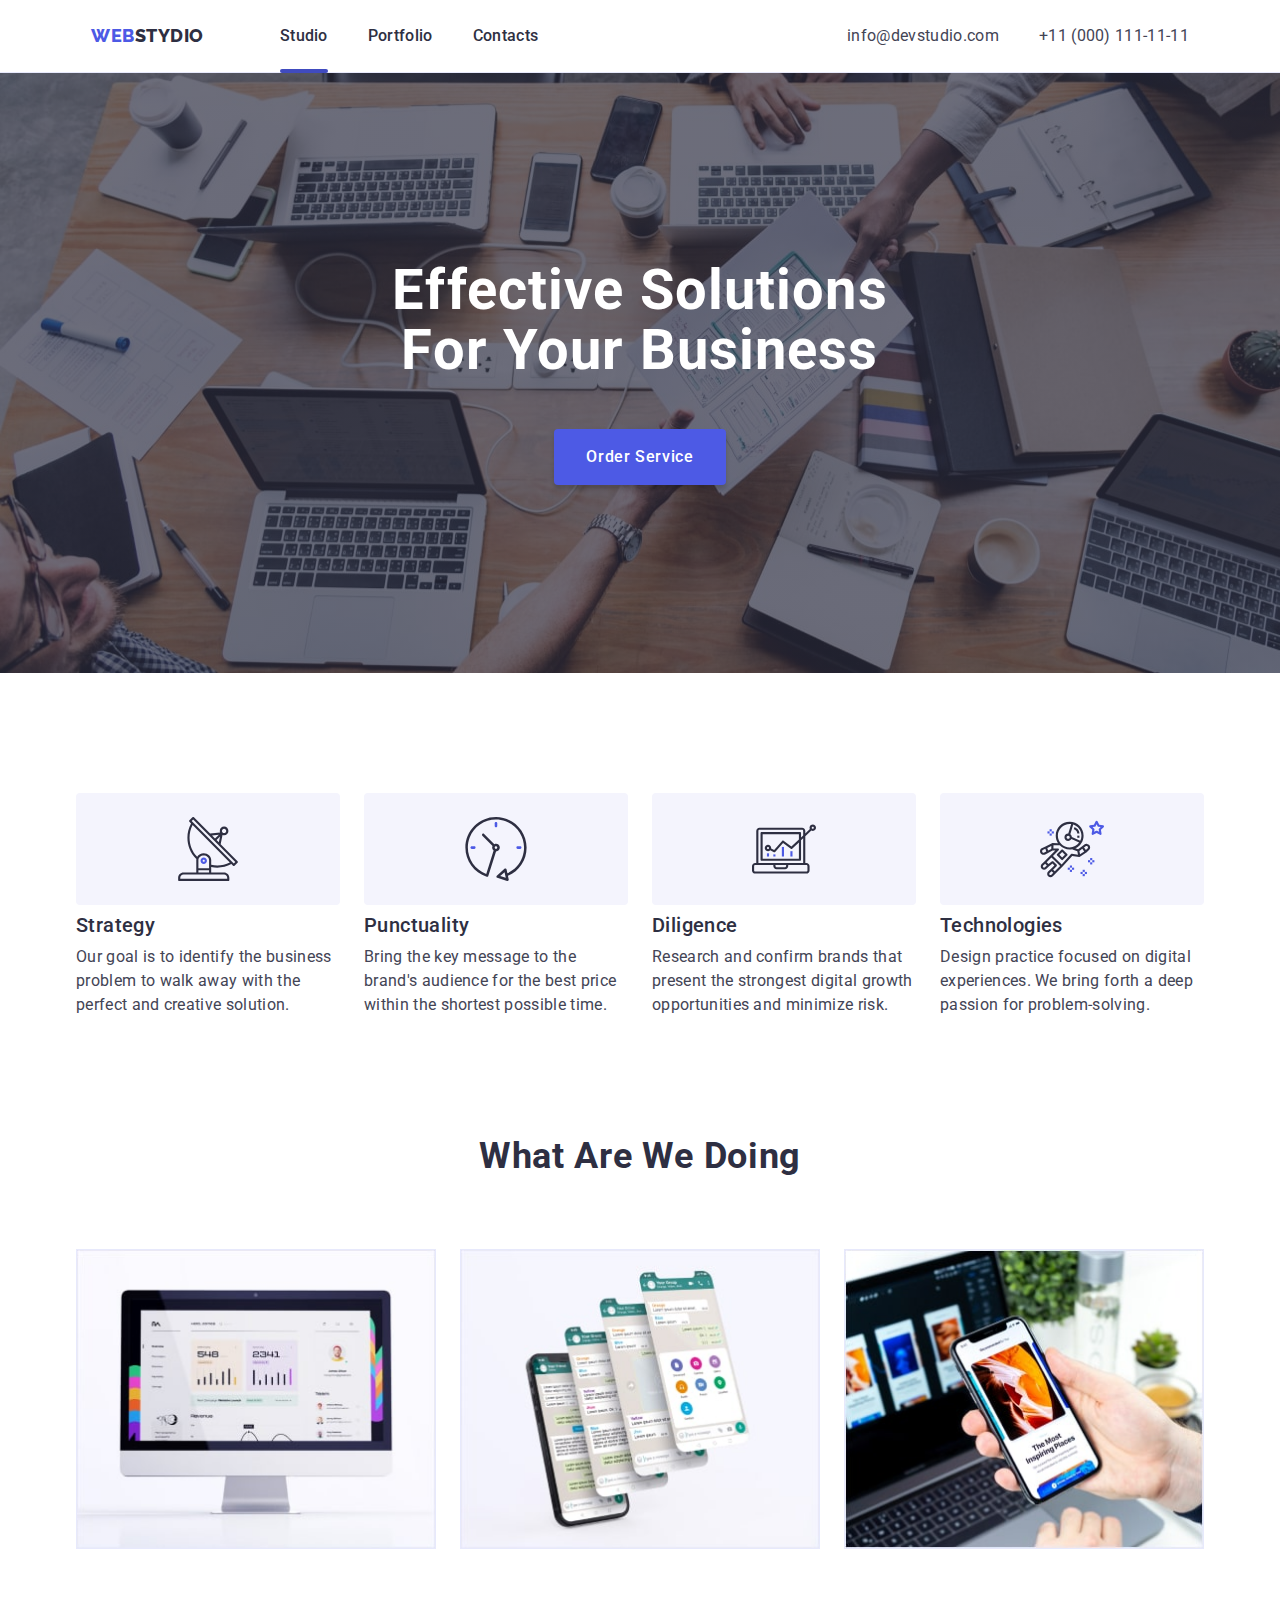
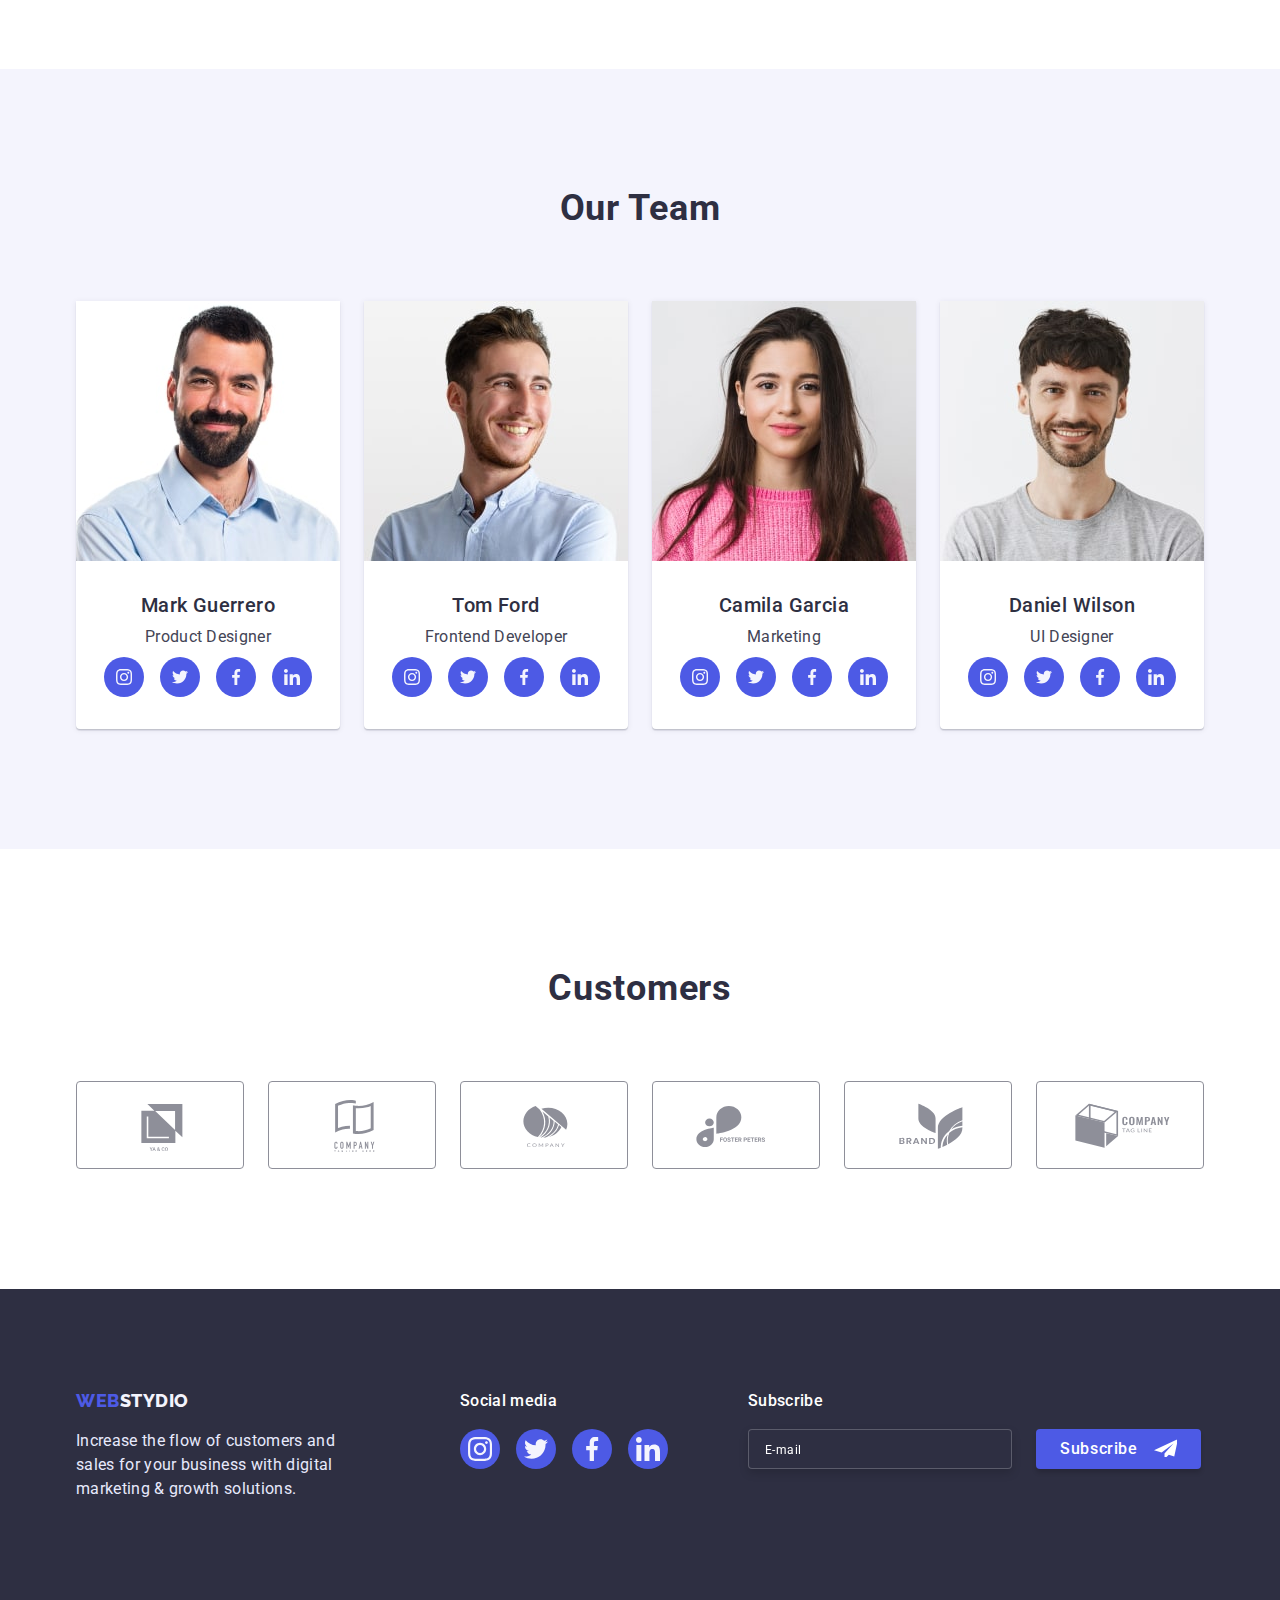
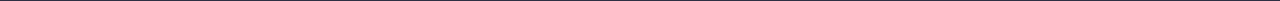
<file: index.html>
<!DOCTYPE html>
<html lang="en">
	<head>
		<meta charset="UTF-8" />
		<meta http-equiv="X-UA-Compatible" content="IE=edge" />
		<meta name="viewport" content="width=device-width, initial-scale=1.0" />
		<link rel="stylesheet" href="./css/normalize.css" />
		<link rel="stylesheet" href="./css/styles.css" />
		<link rel="stylesheet" href="./css/mobile.css" />
		<link rel="stylesheet" href="./css/tablet.css" />
		<link rel="stylesheet" href="./css/desktop.css" />
		<title>WebStudio</title
		><link rel="preconnect" href="https://fonts.googleapis.com" />
		<link rel="preconnect" href="https://fonts.gstatic.com" crossorigin />
		<link
			href="https://fonts.googleapis.com/css2?family=Raleway:wght@700&family=Roboto:wght@400;500;700;900&display=swap"
			rel="stylesheet"
		/>
	</head>
	<body>
		<header class="header">
			<div class="header-container container">
				<nav class="header__content">
					<a class="header__logo" href="./index.html"> <span class="header__logo--blue">Web</span>Stydio </a>
					<ul class="header-list">
						<li class="header-item list">
							<a href="./index.html" class="header-link header-current">Studio</a>
						</li>
						<li class="header-item list">
							<a href="./portfolio.html" class="header-link">Portfolio</a>
						</li>
						<li class="header-item list">
							<a href="/" class="header-link">Contacts</a>
						</li>
					</ul>
					<button class="mobile-btn js-open-menu">
						<span class="burger__line"></span>
						<span class="burger__line"></span>
						<span class="burger__line"></span>
					</button>
				</nav>
				<address class="address">
					<ul class="address-list">
						<li class="address-item list">
							<a href="mailto:info@devstudio.com" class="address-link">info@devstudio.com</a>
						</li>
						<li class="address-item list">
							<a href="tel:+110001111111" class="address-link">+11 (000) 111-11-11</a>
						</li>
					</ul>
				</address>
			</div>
			<div class="mobile-modal js-menu-container">
				<div class="mobile-wraper">
					<button class="mobile-close-btn js-close-menu">
						<svg class="mobile-icon" width="8" height="8">
							<use xlink:href="./images/icons.svg#close"></use>
						</svg>
					</button>
					<nav>
						<ul class="mobile-list">
							<li class="mobile-item list">
								<a href="./index.html" class="mobile-link">Studio</a>
							</li>
							<li class="mobile-item list">
								<a href="./portfolio.html" class="mobile-link">Portfolio</a>
							</li>
							<li class="mobile-item list">
								<a href="/" class="mobile-link">Contacts</a>
							</li>
						</ul>
					</nav>
					<address class="mobile-address">
						<ul class="mobile-address-list">
							<li class="mobile-address-item list">
								<a href="tel:+110001111111" class="mobile-address-link">+11 (000) 111-11-11</a>
							</li>
							<li class="mobile-address-item list">
								<a href="mailto:info@devstudio.com" class="mobile-address-link">info@devstudio.com</a>
							</li>
						</ul>
					</address>
					<ul class="mobile-list-social">
						<li class="mobile-list-item">
							<a href="https://www.instagram.com" class="mobile-link-social" target="_blank">
								<svg class="mobile-icon-link">
									<use xlink:href="./images/icons.svg#instagram"></use>
								</svg>
							</a>
						</li>
						<li class="mobile-list-item">
							<a href="https://www.twitter.com" class="mobile-link-social" target="_blank">
								<svg class="mobile-icon-link">
									<use xlink:href="./images/icons.svg#twitter"></use>
								</svg>
							</a>
						</li>
						<li class="mobile-list-item">
							<a href="https://www.facebook.com" class="mobile-link-social" target="_blank">
								<svg class="mobile-icon-link">
									<use xlink:href="./images/icons.svg#facebook"></use>
								</svg>
							</a>
						</li>
						<li class="mobile-list-item">
							<a href="https://www.linkedin.com" class="mobile-link-social" target="_blank">
								<svg class="mobile-icon-link">
									<use xlink:href="./images/icons.svg#linkedin"></use>
								</svg>
							</a>
						</li>
					</ul>
				</div>
			</div>
		</header>
		<main>
			<section class="hero">
				<h1 class="hero-title">Effective Solutions for Your Business</h1>
				<button type="button" class="hero-btn" data-modal-open>Order Service</button>
			</section>
			<section class="main section">
				<div class="container-main">
					<h2 hidden>features</h2>
					<ul class="main-list">
						<li class="main-item list">
							<div class="main-discription">
								<svg class="main-icon">
									<use xlink:href="./images/icons.svg#antenna"></use>
								</svg>
							</div>
							<h3 class="main-item-subtitle">Strategy</h3>
							<p class="main-item-text">
								Our goal is to identify the business problem to walk away with the perfect and creative solution.
							</p>
						</li>
						<li class="main-item list">
							<div class="main-discription">
								<svg class="main-icon">
									<use xlink:href="./images/icons.svg#clock"></use>
								</svg>
							</div>
							<h3 class="main-item-subtitle">Punctuality</h3>
							<p class="main-item-text">
								Bring the key message to the brand's audience for the best price within the shortest possible time.
							</p>
						</li>
						<li class="main-item list">
							<div class="main-discription">
								<svg class="main-icon">
									<use xlink:href="./images/icons.svg#diagram"></use>
								</svg>
							</div>
							<h3 class="main-item-subtitle">Diligence</h3>
							<p class="main-item-text">
								Research and confirm brands that present the strongest digital growth opportunities and minimize risk.
							</p>
						</li>
						<li class="main-item list">
							<div class="main-discription">
								<svg class="main-icon">
									<use xlink:href="./images/icons.svg#astronaut"></use>
								</svg>
							</div>
							<h3 class="main-item-subtitle">Technologies</h3>
							<p class="main-item-text">
								Design practice focused on digital experiences. We bring forth a deep passion for problem-solving.
							</p>
						</li>
					</ul>
				</div>
			</section>
			<section class="about section">
				<div class="container">
					<h2 class="about-title">What are we doing</h2>
					<ul class="about-list">
						<li class="about-item list">
							<img src="./images/doing1-min.jpg" alt="computer" width="360" height="300" class="about-img" />
						</li>
						<li class="about-item list">
							<img src="./images/doing2-min.jpg" alt="different topics" width="360" height="300" class="about-img" />
						</li>
						<li class="about-item list">
							<img
								src="./images/doing3-min.jpg"
								alt="different possibilities"
								width="360"
								height="300"
								class="about-img"
							/>
						</li>
					</ul>
				</div>
			</section>
			<section class="team section">
				<div class="container">
					<h2 class="team-title">Our Team</h2>
					<ul class="team-list">
						<li class="team-item list">
							<picture>
								<source srcset="./images/team1.jpg 1x" media="(min-width: 768px)" />
								<source srcset="./images/team1.2x.jpg 2x" media="(max-width: 767px)" />
								<img src="./images/team1.jpg" alt="Mark Guerrero" width="264" height="260" />
							</picture>
							<div class="team-item-description">
								<h3 class="team-item-subtitle">Mark Guerrero</h3>
								<p class="team-item-text">Product Designer</p>
								<ul class="team-social-list">
									<li>
										<a href="https://www.instagram.com" class="team__social-link" target="_blank">
											<svg class="team__icon">
												<use xlink:href="./images/icons.svg#instagram"></use>
											</svg>
										</a>
									</li>
									<li>
										<a href="https://www.twitter.com" class="team__social-link" target="_blank">
											<svg class="team__icon">
												<use xlink:href="./images/icons.svg#twitter"></use>
											</svg>
										</a>
									</li>
									<li>
										<a href="https://www.facebook.com" class="team__social-link" target="_blank">
											<svg class="team__icon">
												<use xlink:href="./images/icons.svg#facebook"></use>
											</svg>
										</a>
									</li>
									<li>
										<a href="https://www.linkedin.com" class="team__social-link" target="_blank">
											<svg class="team__icon">
												<use xlink:href="./images/icons.svg#linkedin"></use>
											</svg>
										</a>
									</li>
								</ul>
							</div>
						</li>
						<li class="team-item list">
							<picture>
								<source srcset="./images/team2.jpg 1x" media="(min-width: 768px)" />
								<source srcset="./images/team2.2x.jpg 2x" media="(max-width: 767px)" />
								<img src="./images/team2.jpg" alt="Tom Ford" width="264" height="260" />
							</picture>
							<div class="team-item-description">
								<h3 class="team-item-subtitle">Tom Ford</h3>
								<p class="team-item-text">Frontend Developer</p>
								<ul class="team-social-list">
									<li>
										<a href="https://www.instagram.com" class="team__social-link" target="_blank">
											<svg class="team__icon">
												<use xlink:href="./images/icons.svg#instagram"></use>
											</svg>
										</a>
									</li>
									<li>
										<a href="https://www.twitter.com" class="team__social-link" target="_blank">
											<svg class="team__icon">
												<use xlink:href="./images/icons.svg#twitter"></use>
											</svg>
										</a>
									</li>
									<li>
										<a href="https://www.facebook.com" class="team__social-link" target="_blank">
											<svg class="team__icon">
												<use xlink:href="./images/icons.svg#facebook"></use>
											</svg>
										</a>
									</li>
									<li>
										<a href="https://www.linkedin.com" class="team__social-link" target="_blank">
											<svg class="team__icon">
												<use xlink:href="./images/icons.svg#linkedin"></use>
											</svg>
										</a>
									</li>
								</ul>
							</div>
						</li>
						<li class="team-item list">
							<picture>
								<source srcset="./images/team3.jpg 1x" media="(min-width: 768px)" />
								<source srcset="./images/team3.2x.jpg 2x" media="(max-width: 767px)" />
								<img src="./images/team3.jpg" alt="Camila Garcia" width="264" height="260" />
							</picture>
							<div class="team-item-description">
								<h3 class="team-item-subtitle">Camila Garcia</h3>
								<p class="team-item-text">Marketing</p>
								<ul class="team-social-list">
									<li>
										<a href="https://www.instagram.com" class="team__social-link" target="_blank">
											<svg class="team__icon">
												<use xlink:href="./images/icons.svg#instagram"></use>
											</svg>
										</a>
									</li>
									<li>
										<a href="https://www.twitter.com" class="team__social-link" target="_blank">
											<svg class="team__icon">
												<use xlink:href="./images/icons.svg#twitter"></use>
											</svg>
										</a>
									</li>
									<li>
										<a href="https://www.facebook.com" class="team__social-link" target="_blank">
											<svg class="team__icon">
												<use xlink:href="./images/icons.svg#facebook"></use>
											</svg>
										</a>
									</li>
									<li>
										<a href="https://www.linkedin.com" class="team__social-link" target="_blank">
											<svg class="team__icon">
												<use xlink:href="./images/icons.svg#linkedin"></use>
											</svg>
										</a>
									</li>
								</ul>
							</div>
						</li>
						<li class="team-item list">
							<picture>
								<source srcset="./images/team4.jpg 1x" media="(min-width: 768px)" />
								<source srcset="./images/team4.2x.jpg 2x" media="(max-width: 767px)" />
								<img src="./images/team4.jpg" alt="Daniel Wilson" width="264" height="260" />
							</picture>
							<div class="team-item-description">
								<h3 class="team-item-subtitle">Daniel Wilson</h3>
								<p class="team-item-text">UI Designer</p>
								<ul class="team-social-list">
									<li>
										<a href="https://www.instagram.com" class="team__social-link" target="_blank">
											<svg class="team__icon">
												<use xlink:href="./images/icons.svg#instagram"></use>
											</svg>
										</a>
									</li>
									<li>
										<a href="https://www.twitter.com" class="team__social-link" target="_blank">
											<svg class="team__icon">
												<use xlink:href="./images/icons.svg#twitter"></use>
											</svg>
										</a>
									</li>
									<li>
										<a href="https://www.facebook.com" class="team__social-link" target="_blank">
											<svg class="team__icon">
												<use xlink:href="./images/icons.svg#facebook"></use>
											</svg>
										</a>
									</li>
									<li>
										<a href="https://www.linkedin.com" class="team__social-link" target="_blank">
											<svg class="team__icon">
												<use xlink:href="./images/icons.svg#linkedin"></use>
											</svg>
										</a>
									</li>
								</ul>
							</div>
						</li>
					</ul>
				</div>
			</section>
			<section class="customers section container">
				<h2 class="customers-title">Customers</h2>
				<ul class="customers-list">
					<li class="customers-list-item">
						<svg class="customers-logo">
							<use xlink:href="./images/icons.svg#logo1"></use>
						</svg>
					</li>
					<li class="customers-list-item">
						<svg class="customers-logo">
							<use xlink:href="./images/icons.svg#logo2"></use>
						</svg>
					</li>
					<li class="customers-list-item">
						<svg class="customers-logo">
							<use xlink:href="./images/icons.svg#logo3"></use>
						</svg>
					</li>
					<li class="customers-list-item">
						<svg class="customers-logo">
							<use xlink:href="./images/icons.svg#logo4"></use>
						</svg>
					</li>
					<li class="customers-list-item">
						<svg class="customers-logo">
							<use xlink:href="./images/icons.svg#logo5"></use>
						</svg>
					</li>
					<li class="customers-list-item">
						<svg class="customers-logo">
							<use xlink:href="./images/icons.svg#logo6"></use>
						</svg>
					</li>
				</ul>
			</section>
		</main>
		<footer class="footer">
			<div class="container footer-content">
				<div>
					<a class="footer__logo" href="/index.html"> <span class="footer__logo--blue">Web</span>Stydio </a>
					<p class="footer-text">
						Increase the flow of customers and sales for your business with digital marketing & growth solutions.
					</p>
				</div>
				<div class="footer-discription">
					<h2 class="footer-title">Social media</h2>
					<ul class="footer-list">
						<li class="footer-list-item">
							<a href="https://www.instagram.com" class="footer-link" target="_blank">
								<svg class="footer-icon">
									<use xlink:href="./images/icons.svg#instagram"></use>
								</svg>
							</a>
						</li>
						<li class="footer-list-item">
							<a href="https://www.twitter.com" class="footer-link" target="_blank">
								<svg class="footer-icon">
									<use xlink:href="./images/icons.svg#twitter"></use>
								</svg>
							</a>
						</li>
						<li class="footer-list-item">
							<a href="https://www.facebook.com" class="footer-link" target="_blank">
								<svg class="footer-icon">
									<use xlink:href="./images/icons.svg#facebook"></use>
								</svg>
							</a>
						</li>
						<li class="footer-list-item">
							<a href="https://www.linkedin.com" class="footer-link" target="_blank">
								<svg class="footer-icon">
									<use xlink:href="./images/icons.svg#linkedin"></use>
								</svg>
							</a>
						</li>
					</ul>
				</div>
				<form class="footer-form">
					<label class="footer-lable" for="id_subscribe">Subscribe</label>
					<div class="footer-group">
						<input class="footer-input" type="email" name="subscribe" placeholder="E-mail" id="id_subscribe" />
						<button class="footer-btn" type="submit">
							<span class="footer-btn-text">Subscribe</span>
							<svg class="footer-icon-btn">
								<use xlink:href="./images/icons.svg#frame"></use>
							</svg>
						</button>
					</div>
				</form>
			</div>
		</footer>
		<div class="backdrop is-hidden" data-modal>
			<div class="modal">
				<button class="modal-btn" data-modal-close>
					<svg class="modal-icon" width="8" height="8">
						<use xlink:href="./images/icons.svg#close"></use>
					</svg>
				</button>
				<h2 class="modal-title">Leave your contacts and we will call you back</h2>
				<form>
					<ul>
						<li class="modal-list-item">
							<div class="form-group">
								<label class="modal-form" for="id_name">Name</label>
								<div class="form-control">
									<input class="form-input" type="text" name="name" id="id_name" required />
									<svg class="modal-form-icon">
										<use xlink:href="./images/icons.svg#person"></use>
									</svg>
								</div>
							</div>
						</li>
						<li class="modal-list-item">
							<div class="form-group">
								<label class="modal-form" for="id_phone">Phone</label>
								<div class="form-control">
									<input class="form-input" type="tel" name="phone" id="id_phone" required />
									<svg class="modal-form-icon">
										<use xlink:href="./images/icons.svg#phone"></use>
									</svg>
								</div>
							</div>
						</li>
						<li class="modal-list-item">
							<div class="form-group">
								<label class="modal-form" for="id_email"> Email </label>
								<div class="form-control">
									<input class="form-input" type="email" name="email" id="id_email" required />
									<svg class="modal-form-icon">
										<use xlink:href="./images/icons.svg#email"></use>
									</svg>
								</div>
							</div>
						</li>
						<li class="modal-list-item">
							<div class="form-group">
								<label class="modal-form" for="id_comment"> Comment </label>
								<div class="form-control">
									<textarea
										class="form-textarea"
										placeholder="Text input"
										id="id_comment"
										rows="6"
										name="comment"
									></textarea>
								</div>
							</div>
						</li>
					</ul>
					<label class="form-checkbox">
						<input type="checkbox" class="checkbox visually-hidden" name="confirm" required />
						<span class="custom-checkbox">
							<svg class="check-icon">
								<use xlink:href="./images/icons.svg#check"></use>
							</svg>
						</span>
						<span>
							<span class="checkbox-text">I accept the terms and conditions of the </span>
							<a href="" target="_blank" class="checkbox-link">Privacy Policy</a>
						</span>
					</label>
					<div class="form-btn-wrapper">
						<button class="form-btn" type="submit">Send</button>
					</div>
				</form>
			</div>
		</div>
		<script src="./modal.js"></script>
		<script src="./mobile.menu.js"></script>
	</body>
</html>
</file>
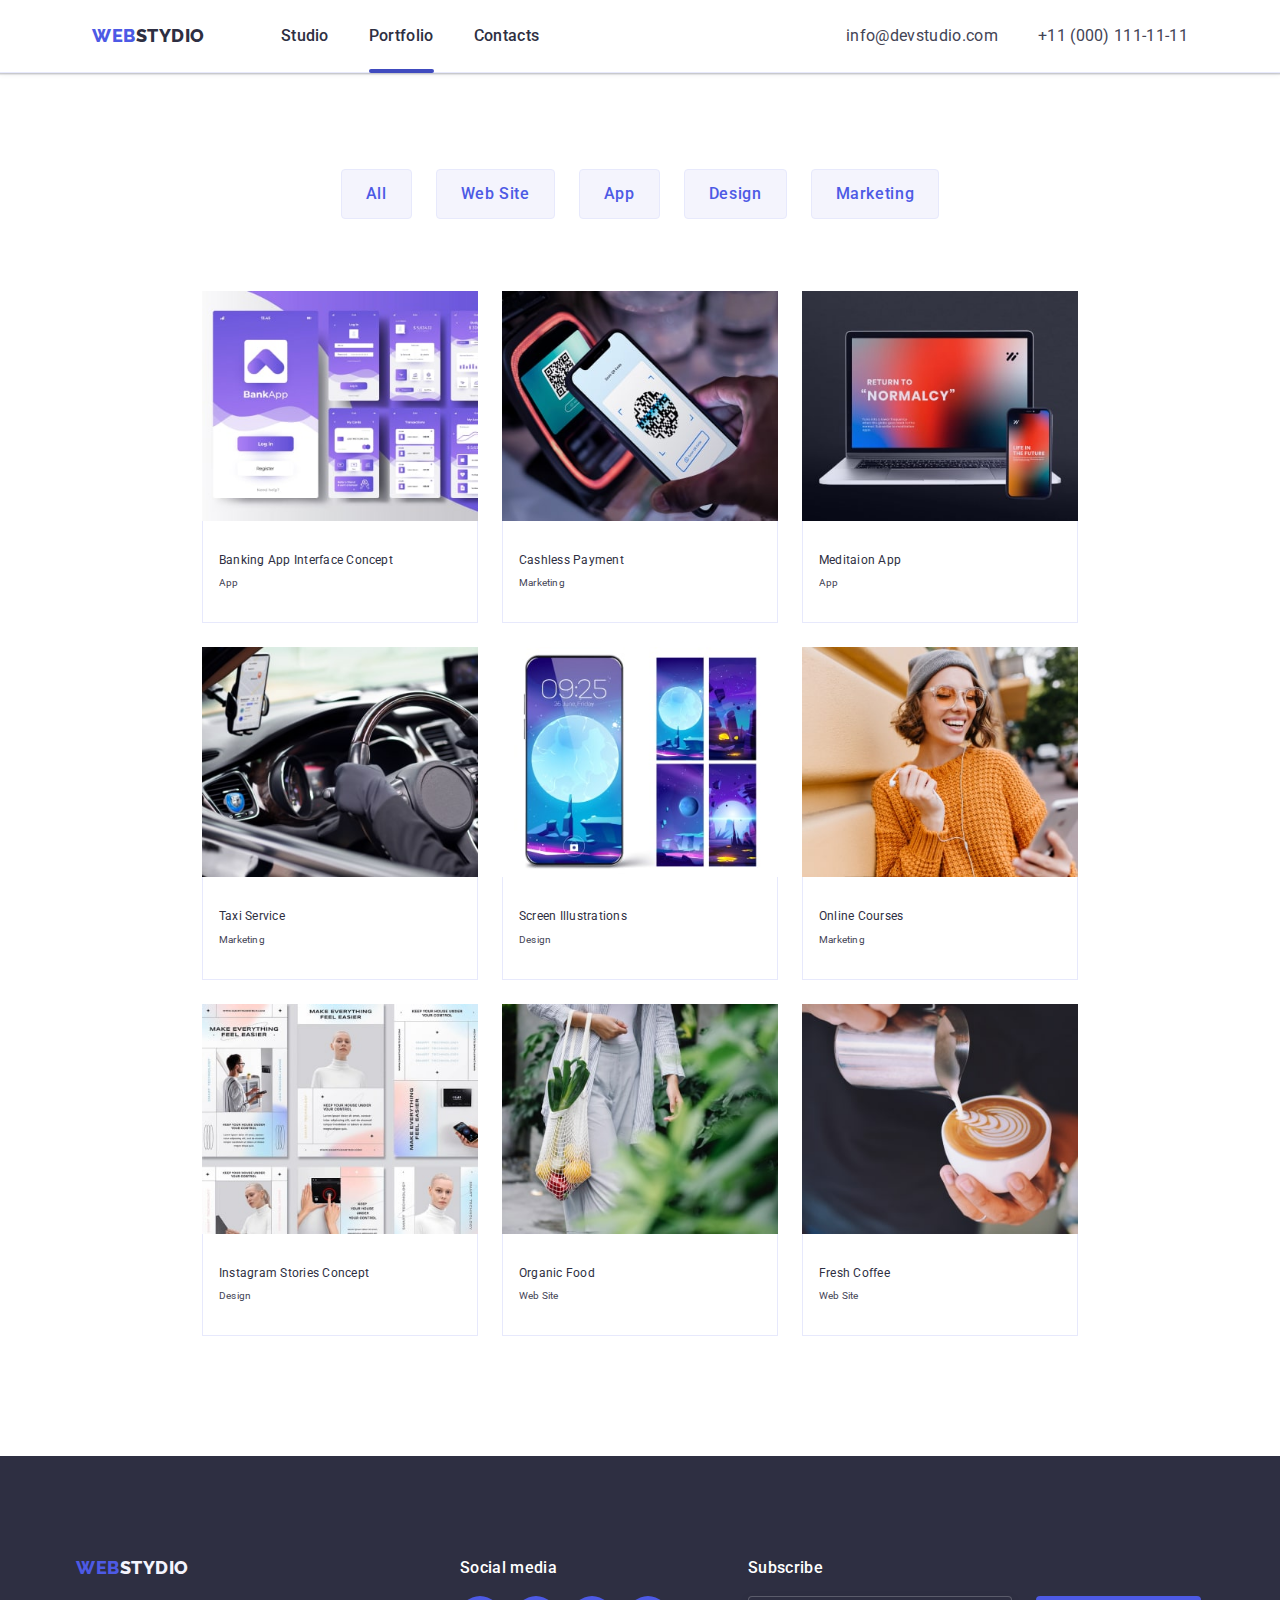
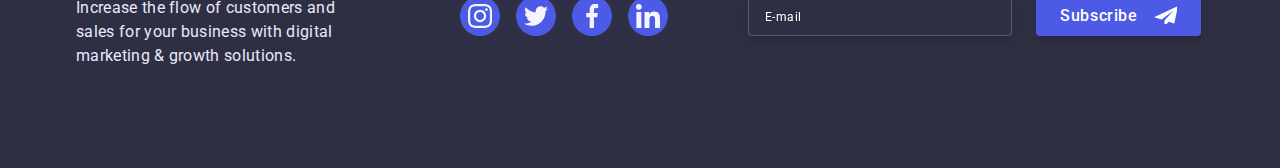
<file: portfolio.html>
<!DOCTYPE html>
<html lang="en">
	<head>
		<meta charset="UTF-8" />
		<meta http-equiv="X-UA-Compatible" content="IE=edge" />
		<meta name="viewport" content="width=device-width, initial-scale=1.0" />
		<link rel="stylesheet" href="./css/normalize.css" />
		<link rel="stylesheet" href="./css/styles.css" />
		<link rel="stylesheet" href="./css/mobile.css" />
		<link rel="stylesheet" href="./css/tablet.css" />
		<link rel="stylesheet" href="./css/desktop.css" />
		<title>WebStudio</title
		><link rel="preconnect" href="https://fonts.googleapis.com" />
		<link rel="preconnect" href="https://fonts.gstatic.com" crossorigin />
		<link
			href="https://fonts.googleapis.com/css2?family=Raleway:wght@700&family=Roboto:wght@400;500;700;900&display=swap"
			rel="stylesheet"
		/>
	</head>
	<body>
		<header class="header">
			<div class="header-container">
				<nav class="header__content">
					<a class="header__logo" href="./index.html"> <span class="header__logo--blue">Web</span>Stydio </a>
					<ul class="header-list">
						<li class="header-item list">
							<a href="./index.html" class="header-link">Studio</a>
						</li>
						<li class="header-item list">
							<a href="./portfolio.html" class="header-link header-current">Portfolio</a>
						</li>
						<li class="header-item list">
							<a href="/" class="header-link">Contacts</a>
						</li>
					</ul>
					<button class="mobile-btn js-open-menu">
						<span class="burger__line"></span>
						<span class="burger__line"></span>
						<span class="burger__line"></span>
					</button>
				</nav>
				<address class="address">
					<ul class="address-list">
						<li class="address-item list">
							<a href="mailto:info@devstudio.com" class="address-link">info@devstudio.com</a>
						</li>
						<li class="address-item list">
							<a href="tel:+110001111111" class="address-link">+11 (000) 111-11-11</a>
						</li>
					</ul>
				</address>
			</div>
			<div class="mobile-modal js-menu-container">
				<div class="mobile-wraper">
					<button class="mobile-close-btn js-close-menu">
						<svg class="mobile-icon" width="8" height="8">
							<use xlink:href="./images/icons.svg#close"></use>
						</svg>
					</button>
					<nav>
						<ul class="mobile-list">
							<li class="mobile-item list">
								<a href="./index.html" class="mobile-link">Studio</a>
							</li>
							<li class="mobile-item list">
								<a href="./portfolio.html" class="mobile-link">Portfolio</a>
							</li>
							<li class="mobile-item list">
								<a href="/" class="mobile-link">Contacts</a>
							</li>
						</ul>
					</nav>
					<address class="mobile-address">
						<ul class="mobile-address-list">
							<li class="mobile-address-item list">
								<a href="tel:+110001111111" class="mobile-address-link">+11 (000) 111-11-11</a>
							</li>
							<li class="mobile-address-item list">
								<a href="mailto:info@devstudio.com" class="mobile-address-link">info@devstudio.com</a>
							</li>
						</ul>
					</address>
					<ul class="mobile-list-social">
						<li class="mobile-list-item">
							<a href="https://www.instagram.com" class="mobile-link-social" target="_blank">
								<svg class="mobile-icon-link">
									<use xlink:href="./images/icons.svg#instagram"></use>
								</svg>
							</a>
						</li>
						<li class="mobile-list-item">
							<a href="https://www.twitter.com" class="mobile-link-social" target="_blank">
								<svg class="mobile-icon-link">
									<use xlink:href="./images/icons.svg#twitter"></use>
								</svg>
							</a>
						</li>
						<li class="mobile-list-item">
							<a href="https://www.facebook.com" class="mobile-link-social" target="_blank">
								<svg class="mobile-icon-link">
									<use xlink:href="./images/icons.svg#facebook"></use>
								</svg>
							</a>
						</li>
						<li class="mobile-list-item">
							<a href="https://www.linkedin.com" class="mobile-link-social" target="_blank">
								<svg class="mobile-icon-link">
									<use xlink:href="./images/icons.svg#linkedin"></use>
								</svg>
							</a>
						</li>
					</ul>
				</div>
			</div>
		</header>
		<main>
			<section class="filters section-portfolio">
				<div class="container">
					<h1 class="visually-hidden">Webstudio Porfolio</h1>
					<ul class="filters-list">
						<li class="filters-item list">
							<button class="filters-btn" type="button">All</button>
						</li>
						<li class="filters-item list">
							<button class="filters-btn" type="button">Web Site</button>
						</li>
						<li class="filters-item list">
							<button class="filters-btn" type="button">App</button>
						</li>
						<li class="filters-item list">
							<button class="filters-btn" type="button">Design</button>
						</li>
						<li class="filters-item list">
							<button class="filters-btn" type="button">Marketing</button>
						</li>
					</ul>
					<ul class="portfolio-list">
						<li class="portfolio-item list">
							<a class="portfolio-link" href="">
								<div class="portfolio-img-description">
									<picture>
										<source srcset="./images/portfolio1.jpg 1x" media="(min-width: 768px)" />
										<source srcset="./images/portfolio1.2x.jpg 2x" media="(max-width: 767px)" />
										<img
											src="./images/portfolio1.jpg"
											class="portfolio-img"
											alt="banking app"
											width="360"
											height="300"
										/>
									</picture>
									<p class="portfolio-text-img"
										>14 Stylish and User-Friendly App Design Concepts · Task Manager App · Calorie Tracker App · Exotic
										Fruit Ecommerce App · Cloud Storage App</p
									></div
								>
								<div class="portfolio-item-description">
									<h2 class="portfolio-item-subtitle">Banking App Interface Concept</h2>
									<p class="portfolio-item-text">App</p>
								</div>
							</a>
						</li>
						<li class="portfolio-item list">
							<a class="portfolio-link" href="">
								<div class="portfolio-img-description">
									<picture>
										<source srcset="./images/portfolio2.jpg 1x" media="(min-width: 768px)" />
										<source srcset="./images/portfolio2.2x.jpg 2x" media="(max-width: 767px)" />
										<img
											src="./images/portfolio2.jpg"
											class="portfolio-img"
											alt="banking app"
											width="360"
											height="300"
										/>
									</picture>
									<p class="portfolio-text-img"
										>14 Stylish and User-Friendly App Design Concepts · Task Manager App · Calorie Tracker App · Exotic
										Fruit Ecommerce App · Cloud Storage App</p
									></div
								>
								<div class="portfolio-item-description">
									<h2 class="portfolio-item-subtitle">Cashless Payment</h2>
									<p class="portfolio-item-text">Marketing</p>
								</div>
							</a>
						</li>
						<li class="portfolio-item list">
							<a class="portfolio-link" href="">
								<div class="portfolio-img-description">
									<picture>
										<source srcset="./images/portfolio3.jpg 1x" media="(min-width: 768px)" />
										<source srcset="./images/portfolio3.2x.jpg 2x" media="(max-width: 767px)" />
										<img
											src="./images/portfolio3.jpg"
											class="portfolio-img"
											alt="banking app"
											width="360"
											height="300"
										/>
									</picture>
									<p class="portfolio-text-img"
										>14 Stylish and User-Friendly App Design Concepts · Task Manager App · Calorie Tracker App · Exotic
										Fruit Ecommerce App · Cloud Storage App</p
									></div
								>
								<div class="portfolio-item-description">
									<h2 class="portfolio-item-subtitle">Meditaion App</h2>
									<p class="portfolio-item-text">App</p>
								</div>
							</a>
						</li>
						<li class="portfolio-item list">
							<a class="portfolio-link" href="">
								<div class="portfolio-img-description">
									<picture>
										<source srcset="./images/portfolio4.jpg 1x" media="(min-width: 768px)" />
										<source srcset="./images/portfolio4.2x.jpg 2x" media="(max-width: 767px)" />
										<img
											src="./images/portfolio4.jpg"
											class="portfolio-img"
											alt="banking app"
											width="360"
											height="300"
										/>
									</picture>
									<p class="portfolio-text-img"
										>14 Stylish and User-Friendly App Design Concepts · Task Manager App · Calorie Tracker App · Exotic
										Fruit Ecommerce App · Cloud Storage App</p
									></div
								>
								<div class="portfolio-item-description">
									<h2 class="portfolio-item-subtitle">Taxi Service</h2>
									<p class="portfolio-item-text">Marketing</p>
								</div>
							</a>
						</li>
						<li class="portfolio-item list">
							<a class="portfolio-link" href="">
								<div class="portfolio-img-description">
									<picture>
										<source srcset="./images/portfolio5.jpg 1x" media="(min-width: 768px)" />
										<source srcset="./images/portfolio5.2x.jpg 2x" media="(max-width: 767px)" />
										<img
											src="./images/portfolio5.jpg"
											class="portfolio-img"
											alt="banking app"
											width="360"
											height="300"
										/>
									</picture>
									<p class="portfolio-text-img"
										>14 Stylish and User-Friendly App Design Concepts · Task Manager App · Calorie Tracker App · Exotic
										Fruit Ecommerce App · Cloud Storage App</p
									></div
								>
								<div class="portfolio-item-description">
									<h2 class="portfolio-item-subtitle">Screen Illustrations</h2>
									<p class="portfolio-item-text">Design</p>
								</div>
							</a>
						</li>
						<li class="portfolio-item list">
							<a class="portfolio-link" href="">
								<div class="portfolio-img-description">
									<picture>
										<source srcset="./images/portfolio6.jpg 1x" media="(min-width: 768px)" />
										<source srcset="./images/portfolio6.2x.jpg 2x" media="(max-width: 767px)" />
										<img
											src="./images/portfolio6.jpg"
											class="portfolio-img"
											alt="banking app"
											width="360"
											height="300"
										/>
									</picture>
									<p class="portfolio-text-img"
										>14 Stylish and User-Friendly App Design Concepts · Task Manager App · Calorie Tracker App · Exotic
										Fruit Ecommerce App · Cloud Storage App</p
									></div
								>
								<div class="portfolio-item-description">
									<h2 class="portfolio-item-subtitle">Online Courses</h2>
									<p class="portfolio-item-text">Marketing</p>
								</div>
							</a>
						</li>
						<li class="portfolio-item list">
							<a class="portfolio-link" href="">
								<div class="portfolio-img-description">
									<picture>
										<source srcset="./images/portfolio7.jpg 1x" media="(min-width: 768px)" />
										<source srcset="./images/portfolio7.2x.jpg 2x" media="(max-width: 767px)" />
										<img
											src="./images/portfolio7.jpg"
											class="portfolio-img"
											alt="banking app"
											width="360"
											height="300"
										/>
									</picture>
									<p class="portfolio-text-img"
										>14 Stylish and User-Friendly App Design Concepts · Task Manager App · Calorie Tracker App · Exotic
										Fruit Ecommerce App · Cloud Storage App</p
									></div
								>
								<div class="portfolio-item-description">
									<h2 class="portfolio-item-subtitle">Instagram Stories Concept</h2>
									<p class="portfolio-item-text">Design</p>
								</div>
							</a>
						</li>
						<li class="portfolio-item list">
							<a class="portfolio-link" href="">
								<div class="portfolio-img-description">
									<picture>
										<source srcset="./images/portfolio8.jpg 1x" media="(min-width: 768px)" />
										<source srcset="./images/portfolio8.2x.jpg 2x" media="(max-width: 767px)" />
										<img
											src="./images/portfolio8.jpg"
											class="portfolio-img"
											alt="banking app"
											width="360"
											height="300"
										/>
									</picture>
									<p class="portfolio-text-img"
										>14 Stylish and User-Friendly App Design Concepts · Task Manager App · Calorie Tracker App · Exotic
										Fruit Ecommerce App · Cloud Storage App</p
									></div
								>
								<div class="portfolio-item-description">
									<h2 class="portfolio-item-subtitle">Organic Food</h2>
									<p class="portfolio-item-text">Web Site</p>
								</div>
							</a>
						</li>
						<li class="portfolio-item list">
							<a class="portfolio-link" href="">
								<div class="portfolio-img-description">
									<picture>
										<source srcset="./images/portfolio9.jpg 1x" media="(min-width: 768px)" />
										<source srcset="./images/portfolio9.2x.jpg 2x" media="(max-width: 767px)" />
										<img
											src="./images/portfolio9.jpg"
											class="portfolio-img"
											alt="banking app"
											width="360"
											height="300"
										/>
									</picture>
									<p class="portfolio-text-img"
										>14 Stylish and User-Friendly App Design Concepts · Task Manager App · Calorie Tracker App · Exotic
										Fruit Ecommerce App · Cloud Storage App</p
									></div
								>
								<div class="portfolio-item-description">
									<h2 class="portfolio-item-subtitle">Fresh Coffee</h2>
									<p class="portfolio-item-text">Web Site</p>
								</div>
							</a>
						</li>
					</ul>
				</div>
			</section>
		</main>
		<footer class="footer">
			<div class="container footer-content">
				<div class="footer-content-group">
					<div>
						<a class="footer__logo" href="/index.html"> <span class="footer__logo--blue">Web</span>Stydio </a>
						<p class="footer-text">
							Increase the flow of customers and sales for your business with digital marketing & growth solutions.
						</p>
					</div>
				</div>
				<div class="footer-content-group">
					<div class="footer-discription">
						<h2 class="footer-title">Social media</h2>
						<ul class="footer-list">
							<li class="footer-list-item">
								<a href="https://www.instagram.com" class="footer-link" target="_blank">
									<svg class="footer-icon">
										<use xlink:href="./images/icons.svg#instagram"></use>
									</svg>
								</a>
							</li>
							<li class="footer-list-item">
								<a href="https://www.twitter.com" class="footer-link" target="_blank">
									<svg class="footer-icon">
										<use xlink:href="./images/icons.svg#twitter"></use>
									</svg>
								</a>
							</li>
							<li class="footer-list-item">
								<a href="https://www.facebook.com" class="footer-link" target="_blank">
									<svg class="footer-icon">
										<use xlink:href="./images/icons.svg#facebook"></use>
									</svg>
								</a>
							</li>
							<li class="footer-list-item">
								<a href="https://www.linkedin.com" class="footer-link" target="_blank">
									<svg class="footer-icon">
										<use xlink:href="./images/icons.svg#linkedin"></use>
									</svg>
								</a>
							</li>
						</ul>
					</div>
				</div>
				<div class="footer-content-group">
					<form class="footer-form">
						<label class="footer-lable" for="id_subscribe">Subscribe</label>
						<div class="footer-group">
							<input class="footer-input" type="email" name="subscribe" placeholder="E-mail" id="id_subscribe" />
							<button class="footer-btn" type="submit">
								<span class="footer-btn-text">Subscribe</span>
								<svg class="footer-icon-btn">
									<use xlink:href="./images/icons.svg#frame"></use>
								</svg>
							</button>
						</div>
					</form>
				</div>
			</div>
		</footer>
		<script src="./mobile.menu.js"></script>
	</body>
</html>
</file>
<file: css/styles.css>
:root {
	--color-logo: #4d5ae5;
	--raleway: "Raleway", sans-serif;
	--font-large: 800;
	--text-small: 16px;
	--color-background: #2e2f42;
	--color-white: #fff;
	--color-text: #434455;
	--text-white: #f4f4fd;
	--color-border: #e7e9fc;
	--color-hover: #404bbf;
	--transition-duration: 250ms;
	--transition-delay: cubic-bezier(0.4, 0, 0.2, 1);
}

body {
	background-color: var(--color-white);
	font-family: Roboto, sans-serif;
	color: var(--color-background);
}

.header {
	background-color: var(--color-white);
	border-bottom: 1px solid var(--color-border);
	box-shadow: 0px 2px 1px rgba(46, 47, 66, 0.08), 0px 1px 1px rgba(46, 47, 66, 0.16), 0px 1px 6px rgba(46, 47, 66, 0.08);
}

.header-container {
	display: flex;
}

.header__content {
	height: 100%;
	display: flex;
	align-items: center;
}

.container {
	max-width: 1158px;
	margin: 0 auto;
	padding: 0 15px;
}

.list {
	list-style: none;
}

.section {
	padding-top: 120px;
	padding-bottom: 120px;
}

.section.main {
	padding-bottom: 0px;
}

.section-portfolio {
	padding-top: 96px;
	padding-bottom: 120px;
}

.visually-hidden {
	position: absolute;
	width: 1px;
	height: 1px;
	margin: -1px;
	border: 0;
	padding: 0;
	white-space: nowrap;
	clip-path: inset(100%);
	clip: rect(0 0 0 0);
	overflow: hidden;
}

.header__logo {
	font-family: var(--raleway);
	font-style: normal;
	font-weight: var(--font-large);
	font-size: 18px;
	line-height: 1.33;
	letter-spacing: 0.03em;
	text-transform: uppercase;
	color: var(--color-background);
	text-decoration: none;
}

.header__logo--blue {
	font-family: var(--raleway);
	font-style: normal;
	font-weight: var(--font-large);
	font-size: 18px;
	line-height: 1.33;
	color: var(--color-logo);
}

.header-list {
	display: flex;
	justify-content: flex-start;
	margin-left: 76px;
	gap: 40px;
}

.header-item {
}

.header-link {
	position: relative;
	display: block;
	font-weight: 500;
	font-size: var(--font-large);
	line-height: 1.5;
	letter-spacing: 0.02em;
	color: var(--color-background);
	text-decoration: none;
	padding: 24px 0;
	transition: color var(--transition-duration) var(--transition-delay);
}

.header-link:hover,
.header-link:focus {
	color: var(--color-logo);
}

.header-current::after {
	content: "";
	display: block;
	position: absolute;
	width: 100%;
	height: 4px;
	background: var(--color-hover);
	border-radius: 2px;
	left: 0;
	bottom: 0;
	bottom: -1px;
}

.address {
	padding: 24px 0;
	margin-left: auto;
}

.address-list {
	display: flex;
	justify-content: flex-end;
	gap: 40px;
}

.address-item {
}

.address-link {
	font-style: normal;
	font-size: var(--text-small);
	line-height: 1.5;
	letter-spacing: 0.02em;
	color: var(--color-text);
	text-decoration: none;
	transition: color var(--transition-duration) var(--transition-delay);
}

.address-link:hover,
.address-link:focus {
	color: var(--color-logo);
}

.hero {
	background-color: var(--color-background);
	background-image: linear-gradient(rgba(46, 47, 66, 0.7), rgba(46, 47, 66, 0.7)), url(../images/people-office.jpg);
	max-width: 1440px;
	background-repeat: no-repeat;
	background-size: cover;
	padding: 200px 0;
	text-align: center;
}

.hero-title {
	font-weight: 700;
	font-size: 56px;
	line-height: 1.07;
	letter-spacing: 0.02em;
	color: var(--color-white);
	text-align: center;
	margin: 0 auto;
	width: 496px;
}

.hero-btn {
	background-color: var(--color-logo);
	font-weight: 500;
	font-size: var(--text-small);
	line-height: 1.5;
	letter-spacing: 0.04em;
	color: var(--color-white);
	border: none;
	padding: 16px 32px;
	margin-top: 48px;
	cursor: pointer;
	font-family: Roboto, sans-serif;
	border-radius: 4px;
	box-shadow: 0px 4px 4px rgba(0, 0, 0, 0.15);
	transition: background-color var(--transition-duration) var(--transition-delay);
}

.hero-btn:hover,
.hero-btn:focus {
	background-color: var(--color-hover);
}

.main-list {
	display: flex;
	gap: 24px;
}

.main-item {
}

.main-discription {
	display: flex;
	background-color: var(--text-white);
	border-radius: 4px;
	margin-bottom: 8px;
	justify-content: center;
	align-items: center;
	width: 264px;
	height: 112px;
}

.main-icon {
	width: 64px;
	height: 64px;
}

.main-item-subtitle {
	font-weight: 500;
	font-size: 20px;
	line-height: 1.2;
	letter-spacing: 0.02em;
	color: var(--color-background);
	margin-bottom: 8px;
}

.main-item-text {
	font-size: var(--text-small);
	line-height: 1.5;
	letter-spacing: 0.02em;
	color: var(--color-text);
}

.about {
}

.about-title {
	font-size: 36px;
	line-height: 1.11;
	letter-spacing: 0.02em;
	text-transform: capitalize;
	text-align: center;
	color: var(--color-background);
	margin-bottom: 72px;
}

.about-list {
	display: flex;
	gap: 24px;
}

.about-item {
}

.about-img {
	border: 1px solid var(--color-border);
}

.team {
	background-color: var(--text-white);
}

.team-title {
	font-size: 36px;
	line-height: 1.11;
	letter-spacing: 0.02em;
	text-transform: capitalize;
	text-align: center;
	color: var(--color-background);
	margin-bottom: 72px;
}

.team-list {
	display: flex;
	gap: 24px;
}

.team-item {
	background: var(--color-white);
	box-shadow: 0px 1px 6px rgba(46, 47, 66, 0.08), 0px 1px 1px rgba(46, 47, 66, 0.16), 0px 2px 1px rgba(46, 47, 66, 0.08);
	border-radius: 0px 0px 4px 4px;
	width: calc((100% - 3 * 24px) / 4);
}

img {
	display: block;
	max-width: 100%;
	height: auto;
}

.team-item-description {
	padding: 32px 0;
}

.team-item-subtitle {
	font-weight: 500;
	font-size: 20px;
	line-height: 1.2;
	letter-spacing: 0.02em;
	color: var(--color-background);
	text-align: center;
	margin-bottom: 8px;
}

.team-item-text {
	font-size: var(--text-small);
	line-height: 1.5;
	letter-spacing: 0.02em;
	color: var(--color-text);
	text-align: center;
}

.team-social-list {
	display: flex;
	justify-content: center;
	margin-top: 8px;
	gap: 16px;
}

.team__social-link {
	background-color: var(--color-logo);
	width: 40px;
	height: 40px;
	border-radius: 50%;
	display: flex;
	align-items: center;
	justify-content: center;
	transition: background-color var(--transition-duration) var(--transition-delay);
}

.team__social-link:hover,
.team__social-link:focus {
	background-color: var(--color-hover);
}

.team__icon {
	width: 16px;
	height: 16px;
}

.customers {
}

.customers-title {
	font-size: 36px;
	line-height: 1.11;
	text-align: center;
	letter-spacing: 0.02em;
	text-transform: capitalize;
	color: var(--color-background);
	margin-bottom: 72px;
}

.customers-list {
	display: flex;
	justify-content: center;
	gap: 24px;
}

.customers-list-item {
	display: flex;
	border: 1px solid #8e8f99;
	border-radius: 4px;
	padding: 16px 32px;
	transition: border-color 250ms var(--transition-duration) var(--transition-delay);
}

.customers-list-item:hover,
.customers-list-item:focus {
	border: 1px solid var(--color-hover);
}

.customers-logo {
	width: 104px;
	height: 56px;
	fill: #8e8f99;
	transition: fill 250ms var(--transition-duration) var(--transition-delay);
}

.customers-list-item:hover > .customers-logo,
.customers-list-item:focus > .customers-logo {
	fill: var(--color-hover);
}

.footer {
	background-color: var(--color-background);
	height: 310px;
	padding: 100px 0;
}

.footer-content {
	display: flex;
}

.footer__logo {
	font-family: var(--raleway);
	font-style: normal;
	font-weight: var(--font-large);
	font-size: 18px;
	line-height: 1.33;
	letter-spacing: 0.03em;
	text-transform: uppercase;
	color: var(--text-white);
	text-decoration: none;
}

.footer__logo--blue {
	font-family: var(--raleway);
	font-style: normal;
	font-weight: 800;
	font-size: 18px;
	line-height: 1.33;
	color: var(--color-logo);
}

.footer-text {
	font-size: var(--text-small);
	line-height: 1.5;
	letter-spacing: 0.02em;
	color: var(--color-border);
	width: 264px;
	margin-top: 16px;
}

.footer-discription {
	margin-left: 120px;
}

.footer-title {
	font-weight: 500;
	font-size: var(--text-small);
	line-height: 1.5;
	letter-spacing: 0.02em;
	color: var(--color-white);
}

.footer-list {
	display: flex;
	margin-top: 16px;
	gap: 16px;
}

.footer-link {
	background-color: rgba(255, 255, 255, 0.1);
	border-radius: 50%;
	display: flex;
	justify-content: center;
	align-items: center;
	width: 40px;
	height: 40px;
	transition: background-color var(--transition-duration) var(--transition-delay);
}

.footer-link:hover,
.footer-link:focus {
	background-color: #31d0aa;
}

.footer-icon {
	width: 16px;
	height: 16px;
	transform: scale(1.5);
}

.footer-group {
	display: flex;
	align-items: center;
	margin-top: 16px;
}

.footer-form {
	margin-left: 80px;
}

.footer-lable {
	font-weight: 500;
	font-size: var(--text-small);
	line-height: 1.5;
	letter-spacing: 0.02em;
	color: var(--color-white);
}

.footer-control {
	margin-top: 16px;
}

.footer-input {
	border: 1px solid var(--color-white);
	background-color: var(--color-background);
	filter: drop-shadow(0px 4px 4px rgba(0, 0, 0, 0.15));
	border-radius: 4px;
	outline: none;
	width: 100%;
	height: 40px;
	padding: 8px 0 8px 16px;
	color: var(--color-white);
	font-size: 14px;
	line-height: 16px;
	box-sizing: border-box;
	transition: border-color var(--transition-duration) var(--transition-delay);
	width: 264px;
}

.footer-input::placeholder {
	font-size: 12px;
	line-height: 2;
	letter-spacing: 0.04em;
	color: var(--color-white);
}

.footer-btn {
	display: flex;
	background-color: var(--color-logo);
	border: none;
	cursor: pointer;
	font-family: Roboto, sans-serif;
	padding: 8px 24px;
	margin-left: 24px;
	border-radius: 4px;
	box-shadow: 0px 4px 4px rgba(0, 0, 0, 0.15);
	transition: background-color var(--transition-duration) var(--transition-delay);
}

.footer-btn:hover,
.footer-btn:focus {
	background-color: var(--color-hover);
}

.footer-btn-text {
	font-weight: 500;
	font-size: var(--text-small);
	line-height: 1.5;
	letter-spacing: 0.04em;
	color: var(--color-white);
	margin-right: 16px;
}

.footer-icon-btn {
	width: 24px;
	height: 20px;
}

.filters {
}

.filters-list {
	display: flex;
	justify-content: center;
	gap: 24px;
	margin-bottom: 72px;
}

.filters-item {
}

.filters-btn {
	background: var(--text-white);
	border: 1px solid var(--color-border);
	border-radius: 4px;
	font-weight: 500;
	font-size: var(--text-small);
	line-height: 1.5;
	letter-spacing: 0.04em;
	color: var(--color-logo);
	cursor: pointer;
	font-family: inherit;
	padding: 12px 24px;
	transition: background-color var(--transition-duration) var(--transition-delay),
		border-color var(--transition-duration) var(--transition-delay),
		box-shadow var(--transition-duration) var(--transition-delay),
		color var(--transition-duration) var(--transition-delay);
}

.filters-btn:hover,
.filters-btn:focus {
	background-color: var(--color-logo);
	border: 1px solid var(--color-logo);
	box-shadow: 0px 3px 1px rgba(0, 0, 0, 0.1), 0px 2px 1px rgba(0, 0, 0, 0.08), 0px 2px 2px rgba(0, 0, 0, 0.12);
	border-radius: 4px;
	color: var(--color-white);
}

.portfolio-list {
	display: flex;
	flex-wrap: wrap;
	gap: 24px;
}

.portfolio-item {
	background: var(--color-white);
}

.portfolio-link {
	display: block;
	cursor: pointer;
	text-decoration: none;
}

.portfolio-link:hover .portfolio-item-description,
.portfolio-link:focus .portfolio-item-description {
	border: 1px solid var(--text-white);
	border-top: none;
	box-shadow: 0px 1px 6px rgba(46, 47, 66, 0.08), 0px 1px 1px rgba(46, 47, 66, 0.16), 0px 2px 1px rgba(46, 47, 66, 0.08);
	transition: border var(--transition-duration) var(--transition-delay),
		box-shadow var(--transition-duration) var(--transition-delay);
}

.portfolio-item-description {
	border: 1px solid var(--color-border);
	border-top: none;
	padding: 32px 16px;
	transition: border var(--transition-duration) var(--transition-delay),
		box-shadow var(--transition-duration) var(--transition-delay);
}

.portfolio-img-description {
	position: relative;
	overflow: hidden;
}

.portfolio-img {
	display: block;
}

.portfolio-text-img {
	font-weight: 400;
	font-size: var(--text-small);
	line-height: 1.5;
	letter-spacing: 0.02em;
	color: var(--text-white);
	max-width: 360px;
	background: var(--color-logo);
	mix-blend-mode: normal;
	padding: 40px 32px 0;
	width: 100%;
	height: 100%;
	position: absolute;
	top: 0;
	left: 0;
	transform: translateY(100%);
	transition: transform var(--transition-duration) var(--transition-delay);
}

.portfolio-item:hover .portfolio-text-img,
.portfolio-item:focus .portfolio-text-img {
	transform: translateY(0);
}

.portfolio-item-subtitle {
	font-weight: 500;
	font-size: 20px;
	line-height: 1.2;
	letter-spacing: 0.02em;
	color: var(--color-background);
	margin-bottom: 8px;
}

.portfolio-item-text {
	font-size: var(--text-small);
	line-height: 1.5;
	letter-spacing: 0.02em;
	color: var(--color-text);
}

.backdrop {
	position: fixed;
	top: 0;
	left: 0;
	width: 100%;
	height: 100%;
	opacity: 1;
	visibility: visible;
	background-color: rgba(46, 47, 66, 0.4);
	transition: visibility 0s linear var(--transition-duration), opacity 0s linear var(--transition-duration);
}

.backdrop:not([class*="is-hidden"]) {
	transition: visibility 0s linear, opacity 0s linear;
}

.backdrop:not([class*="is-hidden"]) .modal {
	transform: translate(-50%, -50%) scale(1);
}

.is-hidden {
	visibility: hidden;
	opacity: 0;
	pointer-events: none;
}

.modal {
	position: relative;
	width: 408px;
	top: 50%;
	left: 50%;
	transform: translate(-50%, -50%) scale(0);
	padding: 72px 24px 24px;
	background-color: #fcfcfc;
	box-shadow: 0px 1px 1px rgba(0, 0, 0, 0.14), 0px 1px 3px rgba(0, 0, 0, 0.12), 0px 2px 1px rgba(0, 0, 0, 0.2);
	border-radius: 4px;
	transition: opacity var(--transition-duration) var(--transition-delay),
		transform var(--transition-duration) var(--transition-delay);
}

.modal-btn {
	position: absolute;
	top: 24px;
	right: 24px;
	cursor: pointer;
	display: flex;
	justify-content: center;
	align-items: center;
	background-color: var(--color-border);
	border: 1px solid rgba(0, 0, 0, 0.1);
	padding: 8px;
	border-radius: 50%;
	transition: background-color var(--transition-duration) var(--transition-delay),
		border-color var(--transition-duration) var(--transition-delay);
}

.modal-btn:hover,
.modal-btn:focus {
	border-color: var(--color-logo);
	background-color: var(--color-logo);
}

.modal-btn:hover .modal-icon,
.modal-btn:focus .modal-icon {
	fill: var(--color-white);
}

.modal-icon {
	transition: fill var(--transition-duration) var(--transition-delay);
}

.modal-title {
	font-weight: 500;
	font-size: var(--text-small);
	line-height: 1.5;
	text-align: center;
	letter-spacing: 0.02em;
	color: var(--color-background);
	padding-bottom: 16px;
}

.modal-list-item {
}

.modal-form {
	font-size: 12px;
	line-height: 1.17;
	letter-spacing: 0.04em;
	color: #8e8f99;
}

.form-group {
	padding-bottom: 16px;
}

.form-group:not(:last-child) {
	margin-bottom: 8px;
}

.form-input {
	border: 1px solid #2e2f4233;
	border-radius: 4px;
	outline: none;
	width: 100%;
	padding: 11px 0 11px 38px;
	font-size: 14px;
	line-height: 16px;
	box-sizing: border-box;
	transition: border-color var(--transition-duration) var(--transition-delay);
}

.form-input:hover,
.form-input:focus {
	border: 1px solid var(--color-logo);
	opacity: 1;
}

.form-control {
	position: relative;
	margin-top: 4px;
}

.form-input::placeholder {
	font-size: 12px;
	line-height: 1.17;
	letter-spacing: 0.04em;
	color: rgba(46, 47, 66, 0.4);
}

.modal-form-icon {
	position: absolute;
	top: 8px;
	left: 16px;
	bottom: 8px;
	width: 18px;
	height: 24px;
	fill: var(--color-background);
	transition: fill var(--transition-duration) var(--transition-delay);
}

.form-input:hover + .modal-form-icon,
.form-input:focus + .modal-form-icon {
	fill: var(--color-logo);
}

.form-textarea {
	border: 1px solid #2e2f4233;
	border-radius: 4px;
	outline: none;
	width: 100%;
	padding: 11px 0 11px 16px;
	font-size: 14px;
	line-height: 16px;
	box-sizing: border-box;
	transition: border-color var(--transition-duration) var(--transition-delay);
}

.form-textarea:hover,
.form-textarea:focus {
	border: 1px solid var(--color-logo);
	opacity: 1;
}

.form-checkbox {
	font-size: 12px;
	line-height: 1.17;
	letter-spacing: 0.04em;
	color: #8e8f99;
	display: flex;
	align-items: center;
}

.custom-checkbox {
	width: 16px;
	height: 16px;
	background-color: var(--color-white);
	border: 1px solid var(--color-background);
	border-radius: 2px;
	padding: 0 2px;
	transition: border-color var(--transition-duration) var(--transition-delay),
		background-color var(--transition-duration) var(--transition-delay);
}

.check-icon {
	fill: transparent;
	width: 10px;
	height: 8px;
}

.checkbox:checked + .custom-checkbox {
	background-color: var(--color-hover);
	border: 1px solid var(--color-hover);
}

.checkbox:checked + .custom-checkbox > .check-icon {
	fill: var(--text-white);
}

.checkbox-link {
	color: var(--color-logo);
	text-decoration: underline;
}

.checkbox-text {
	margin-left: 8px;
	margin-right: 4px;
}

.form-btn-wrapper {
	display: flex;
	justify-content: center;
	width: 100%;
}

.form-btn {
	background-color: var(--color-logo);
	font-weight: 500;
	font-size: var(--text-small);
	line-height: 1.5;
	letter-spacing: 0.04em;
	color: var(--color-white);
	border: none;
	padding: 16px 32px;
	margin-top: 24px;
	cursor: pointer;
	width: 169px;
	font-family: Roboto, sans-serif;
	border-radius: 4px;
	box-shadow: 0px 4px 4px rgba(0, 0, 0, 0.15);
	transition: background-color var(--transition-duration) var(--transition-delay);
}

.form-btn:hover,
.form-btn:focus {
	background-color: var(--color-hover);
}
</file>
<file: css/mobile.css>
:root {
	--color-logo: #4d5ae5;
	--raleway: "Raleway", sans-serif;
	--font-large: 800;
	--text-small: 16px;
	--color-background: #2e2f42;
	--color-white: #fff;
	--color-text: #434455;
	--text-white: #f4f4fd;
	--color-border: #e7e9fc;
	--color-hover: #404bbf;
	--transition-duration: 250ms;
	--transition-delay: cubic-bezier(0.4, 0, 0.2, 1);
}

body {
	background-color: var(--color-white);
	font-family: Roboto, sans-serif;
	color: var(--color-background);
}

.header {
	background-color: var(--color-white);
	border-bottom: 1px solid var(--color-border);
	box-shadow: 0px 2px 1px rgba(46, 47, 66, 0.08), 0px 1px 1px rgba(46, 47, 66, 0.16), 0px 1px 6px rgba(46, 47, 66, 0.08);
	padding: 24px 0;
}

.header-container {
	display: flex;
	padding: 0 16px;
}

.header__content {
	height: 100%;
	width: 100%;
	display: flex;
	align-items: center;
}

.container {
	max-width: 428px;
	padding-left: 15px;
	padding-right: 15px;
	margin-left: auto;
	margin-right: auto;
}

.list {
	list-style: none;
}

.section {
	padding-top: 96px;
	padding-bottom: 96px;
}

.section.main {
	padding-bottom: 96px;
}

.section-portfolio {
	padding-top: 96px;
	padding-bottom: 120px;
}

.visually-hidden {
	position: absolute;
	width: 1px;
	height: 1px;
	margin: -1px;
	border: 0;
	padding: 0;
	white-space: nowrap;
	clip-path: inset(100%);
	clip: rect(0 0 0 0);
	overflow: hidden;
}

.header__logo {
	font-family: var(--raleway);
	font-style: normal;
	font-weight: var(--font-large);
	font-size: 18px;
	line-height: 1.33;
	letter-spacing: 0.03em;
	text-transform: uppercase;
	color: var(--color-background);
	text-decoration: none;
}

.mobile-btn {
	width: 32px;
	height: 22px;
	margin-left: auto;
	display: flex;
	flex-direction: column;
	gap: 6px;
	border: none;
	outline: none;
	background: none;
	cursor: pointer;
}

.burger__line {
	width: 100%;
	height: 3px;
	background-color: var(--color-background);
	border-radius: 4px;
}

.header__logo--blue {
	font-family: var(--raleway);
	font-style: normal;
	font-weight: var(--font-large);
	font-size: 18px;
	line-height: 1.33;
	color: var(--color-logo);
}

.js-menu-container:not(.is-open) {
	position: absolute;
	width: 1px;
	height: 1px;
	margin: -1px;
	border: 0;
	padding: 0;
	white-space: nowrap;
	clip-path: inset(100%);
	clip: rect(0 0 0 0);
	overflow: hidden;
}

.js-menu-container.is-open {
	display: block;
}

.header-list {
	display: none;
}

.address {
	display: none;
}

.mobile-modal {
	position: fixed;
	top: 0;
	left: 0;
	width: 100%;
	height: 100%;
	opacity: 1;
	visibility: visible;
	background-color: var(--color-white);
	transition: visibility 0s linear var(--transition-duration), opacity 0s linear var(--transition-duration);
}

.mobile-wraper {
	position: relative;
	padding: 80px 35px 40px 40px;
	display: flex;
	flex-direction: column;
	height: 100%;
}

.mobile-close-btn {
	position: absolute;
	top: 24px;
	right: 24px;
	cursor: pointer;
	display: flex;
	justify-content: center;
	align-items: center;
	width: 24px;
	height: 24px;
	background-color: #e7e9fc28;
	border: 1px solid rgba(0, 0, 0, 0.1);
	border-radius: 50%;
	transition: background-color var(--transition-duration) var(--transition-delay),
		border-color var(--transition-duration) var(--transition-delay);
}

.mobile-close-btn:hover,
.mobile-close-btn:focus {
	border-color: var(--color-logo);
	background-color: var(--color-logo);
}

.mobile-close-btn:hover .mobile-icon,
.mobile-close-btn:focus .mobile-icon {
	fill: var(--color-white);
}

.mobile-icon {
	width: 8px;
	height: 8px;
	transition: fill var(--transition-duration) var(--transition-delay);
}

.mobile-list {
	margin-bottom: 40px;
}

.mobile-item {
	margin-bottom: 40px;
}

.mobile-item:last-child {
	margin-bottom: 0;
}

.mobile-link {
	font-weight: 700;
	font-size: 36px;
	line-height: 1.11;
	letter-spacing: 0.02em;
	text-transform: capitalize;
	text-decoration: none;
	color: var(--color-background);
	transition: color var(--transition-duration) var(--transition-delay);
}

.mobile-address {
	margin-top: auto;
}

.mobile-address-item {
	margin-bottom: 40px;
}

.mobile-address-item:last-child {
	margin-bottom: 0;
}

.mobile-address-link {
	font-style: normal;
	font-weight: 500;
	font-size: 20px;
	line-height: 1.2;
	letter-spacing: 0.02em;
	color: var(--color-text);
	text-decoration: none;
	transition: color var(--transition-duration) var(--transition-delay),
		font-weight var(--transition-duration) var(--transition-delay),
		font-size var(--transition-duration) var(--transition-delay);
}

.mobile-list-social {
	display: flex;
	justify-content: space-between;
	margin-top: 48px;
	max-width: 328px;
	gap: 5px;
}

.mobile-list-item {
	background-color: var(--color-logo);
	border-radius: 50%;
	display: flex;
	justify-content: center;
	align-items: center;
	width: 40px;
	height: 40px;
	transition: background-color var(--transition-duration) var(--transition-delay);
}

.mobile-icon-link {
	width: 16px;
	height: 16px;
	transform: scale(1.5);
}

.hero {
	background-color: var(--color-background);
	background-image: linear-gradient(rgba(46, 47, 66, 0.7), rgba(46, 47, 66, 0.7)), url(../images/people-office.jpg);
	max-width: 1440px;
	background-repeat: no-repeat;
	background-size: cover;
	padding: 112px 0;
	text-align: center;
}

@media (min-device-pixel-ratio: 2), (min-resolution: 192dpi), (min-resolution: 2dppx) {
	.hero {
		background-image: linear-gradient(rgba(46, 47, 66, 0.7), rgba(46, 47, 66, 0.7)), url(../images/office.jpg);
	}
}

.hero-title {
	font-size: 36px;
	line-height: 1.11;
	letter-spacing: 0.02em;
	text-transform: capitalize;
	color: var(--color-white);
	text-align: center;
	margin: 0 auto;
	max-width: 320px;
}

.hero-btn {
	background-color: var(--color-logo);
	font-weight: 500;
	font-size: var(--text-small);
	line-height: 1.5;
	letter-spacing: 0.04em;
	color: var(--color-white);
	border: none;
	padding: 16px 32px;
	margin-top: 48px;
	cursor: pointer;
	font-family: Roboto, sans-serif;
	border-radius: 4px;
	box-shadow: 0px 4px 4px rgba(0, 0, 0, 0.15);
	transition: background-color var(--transition-duration) var(--transition-delay);
}

.container-main {
	padding: 0 16px;
	display: flex;
	flex-direction: column;
	align-items: center;
}

.main-item {
	margin-bottom: 72px;
	max-width: 356px;
}

.main-item:last-child {
	margin-bottom: 0;
}

.main-icon {
	display: none;
}

.main-item-subtitle {
	display: flex;
	justify-content: center;
	font-size: 36px;
	line-height: 1.11;
	text-align: center;
	letter-spacing: 0.02em;
	text-transform: capitalize;
	color: var(--color-background);
	margin-bottom: 8px;
}

.main-item-text {
	font-weight: 500;
	font-size: var(--text-small);
	line-height: 1.5;
	letter-spacing: 0.02em;
	color: var(--color-text);
}

.about {
	display: none;
}

.team {
	background-color: var(--text-white);
}

.team-title {
	font-size: 36px;
	line-height: 1.11;
	letter-spacing: 0.02em;
	text-transform: capitalize;
	text-align: center;
	color: var(--color-background);
	margin-bottom: 72px;
}

.team-list {
	display: flex;
	flex-direction: column;
	align-items: center;
	gap: 72px;
}

.team-item {
	background: var(--color-white);
	box-shadow: 0px 1px 6px rgba(46, 47, 66, 0.08), 0px 1px 1px rgba(46, 47, 66, 0.16), 0px 2px 1px rgba(46, 47, 66, 0.08);
	border-radius: 0px 0px 4px 4px;
	max-width: 264px;
}

img {
	display: block;
	max-width: 100%;
	height: auto;
}

.team-item-description {
	padding: 32px 0;
}

.team-item-subtitle {
	font-weight: 500;
	font-size: 20px;
	line-height: 1.2;
	letter-spacing: 0.02em;
	color: var(--color-background);
	text-align: center;
	margin-bottom: 8px;
}

.team-item-text {
	font-size: var(--text-small);
	line-height: 1.5;
	letter-spacing: 0.02em;
	color: var(--color-text);
	text-align: center;
}

.team-social-list {
	display: flex;
	justify-content: center;
	margin-top: 8px;
	gap: 16px;
}

.team__social-link {
	background-color: var(--color-logo);
	width: 40px;
	height: 40px;
	border-radius: 50%;
	display: flex;
	align-items: center;
	justify-content: center;
	transition: background-color var(--transition-duration) var(--transition-delay);
}

.team__icon {
	width: 16px;
	height: 16px;
}

.customers-title {
	font-size: 36px;
	line-height: 1.11;
	text-align: center;
	letter-spacing: 0.02em;
	text-transform: capitalize;
	color: var(--color-background);
	margin-bottom: 72px;
}

.customers-list {
	display: flex;
	justify-content: center;
	flex-wrap: wrap;
	gap: 72px 16px;
}

.customers-list-item {
	display: flex;
	align-items: center;
	justify-content: center;
	border: 1px solid #8e8f99;
	border-radius: 4px;
	height: 88px;
	width: calc((100% - 16px) / 2);
	transition: border-color 250ms var(--transition-duration) var(--transition-delay);
}

.customers-list-item:last-child {
	margin-bottom: 0;
}

.customers-list-item:nth-child(2n) {
	margin-right: 0;
}

.customers-list-item:nth-child(5) {
	margin-bottom: 0;
}

.customers-logo {
	width: 104px;
	height: 56px;
	fill: #8e8f99;
	transition: fill 250ms var(--transition-duration) var(--transition-delay);
}

.footer {
	background-color: var(--color-background);
	height: 100%;
	padding: 100px 0;
}

.footer-content {
	display: flex;
	flex-direction: column;
	align-items: center;
}

.footer__logo {
	display: flex;
	justify-content: center;
	justify-content: ce;
	font-family: var(--raleway);
	font-style: normal;
	font-weight: var(--font-large);
	font-size: 18px;
	line-height: 1.33;
	letter-spacing: 0.03em;
	text-transform: uppercase;
	color: var(--text-white);
	text-decoration: none;
}

.footer__logo--blue {
	font-family: var(--raleway);
	font-style: normal;
	font-weight: 800;
	font-size: 18px;
	line-height: 1.33;
	color: var(--color-logo);
}

.footer-text {
	font-size: var(--text-small);
	line-height: 1.5;
	letter-spacing: 0.02em;
	color: var(--color-border);
	width: 264px;
	margin-top: 16px;
}

.footer-discription {
	margin-top: 72px;
}

.footer-title {
	display: flex;
	justify-content: center;
	font-weight: 500;
	font-size: var(--text-small);
	line-height: 1.5;
	letter-spacing: 0.02em;
	color: var(--color-white);
}

.footer-list {
	display: flex;
	margin-top: 16px;
	gap: 16px;
}

.footer-link {
	background-color: var(--color-logo);
	border-radius: 50%;
	display: flex;
	justify-content: center;
	align-items: center;
	width: 40px;
	height: 40px;
	transition: background-color var(--transition-duration) var(--transition-delay);
}

.footer-icon {
	width: 16px;
	height: 16px;
	transform: scale(1.5);
}

.footer-group {
	display: flex;
	flex-direction: column;
	align-items: center;
	margin-top: 16px;
}

.footer-form {
	width: 100%;
	margin-top: 72px;
}

.footer-lable {
	display: flex;
	justify-content: center;
	font-weight: 500;
	font-size: var(--text-small);
	line-height: 1.5;
	letter-spacing: 0.02em;
	color: var(--color-white);
}

.footer-control {
	margin-top: 16px;
}

.footer-input {
	border: 1px solid #ffffff38;
	background-color: var(--color-background);
	filter: drop-shadow(0px 4px 4px rgba(0, 0, 0, 0.15));
	border-radius: 4px;
	outline: none;
	width: 100%;
	height: 40px;
	padding: 8px 0 8px 16px;
	color: var(--color-white);
	font-size: 14px;
	line-height: 16px;
	box-sizing: border-box;
	transition: border-color var(--transition-duration) var(--transition-delay);
}

.footer-input::placeholder {
	font-size: 12px;
	line-height: 2;
	letter-spacing: 0.04em;
	color: var(--color-white);
}

.footer-btn {
	display: flex;
	max-width: 165px;
	background-color: var(--color-logo);
	border: none;
	cursor: pointer;
	font-family: Roboto, sans-serif;
	padding: 8px 24px;
	margin-top: 16px;
	border-radius: 4px;
	box-shadow: 0px 4px 4px rgba(0, 0, 0, 0.15);
	transition: background-color var(--transition-duration) var(--transition-delay);
}

.footer-btn-text {
	font-weight: 500;
	font-size: var(--text-small);
	line-height: 1.5;
	letter-spacing: 0.04em;
	color: var(--color-white);
	margin-right: 16px;
}

.footer-icon-btn {
	width: 24px;
	height: 20px;
}

.filters-list {
	display: flex;
	flex-wrap: wrap;
	align-items: flex-start;
	gap: 24px;
	margin-bottom: 72px;
}

.filters-btn {
	background: var(--text-white);
	border: 1px solid var(--color-border);
	border-radius: 4px;
	font-weight: 500;
	font-size: var(--text-small);
	line-height: 1.5;
	letter-spacing: 0.04em;
	color: var(--color-logo);
	cursor: pointer;
	font-family: inherit;
	padding: 12px 24px;
	transition: background-color var(--transition-duration) var(--transition-delay),
		border-color var(--transition-duration) var(--transition-delay),
		box-shadow var(--transition-duration) var(--transition-delay),
		color var(--transition-duration) var(--transition-delay);
}

.portfolio-list {
	display: flex;
	flex-direction: column;
	align-items: center;
	gap: 24px;
}

.portfolio-item {
	background: var(--color-white);
}

.portfolio-link {
	display: block;
	cursor: pointer;
	text-decoration: none;
}

.portfolio-link:hover .portfolio-item-description,
.portfolio-link:focus .portfolio-item-description {
	border: 1px solid var(--text-white);
	border-top: none;
	box-shadow: 0px 1px 6px rgba(46, 47, 66, 0.08), 0px 1px 1px rgba(46, 47, 66, 0.16), 0px 2px 1px rgba(46, 47, 66, 0.08);
	transition: border var(--transition-duration) var(--transition-delay),
		box-shadow var(--transition-duration) var(--transition-delay);
}

.portfolio-item-description {
	border: 1px solid var(--color-border);
	border-top: none;
	padding: 32px 16px;
	transition: border var(--transition-duration) var(--transition-delay),
		box-shadow var(--transition-duration) var(--transition-delay);
}

.portfolio-img {
	display: block;
}

.portfolio-img-description {
	position: relative;
	overflow: hidden;
}

.portfolio-text-img {
	font-weight: 400;
	font-size: var(--text-small);
	line-height: 1.5;
	letter-spacing: 0.02em;
	color: var(--text-white);
	max-width: 360px;
	background: var(--color-logo);
	mix-blend-mode: normal;
	padding: 40px 32px 0;
	width: 100%;
	height: 100%;
	position: absolute;
	top: 0;
	left: 0;
	transform: translateY(100%);
	transition: transform var(--transition-duration) var(--transition-delay);
}

.portfolio-item:hover .portfolio-text-img,
.portfolio-item:focus .portfolio-text-img {
	transform: translateY(0);
}

.portfolio-item-subtitle {
	font-weight: 500;
	font-size: 20px;
	line-height: 1.2;
	letter-spacing: 0.02em;
	color: var(--color-background);
	margin-bottom: 8px;
}

.portfolio-item-text {
	font-size: var(--text-small);
	line-height: 1.5;
	letter-spacing: 0.02em;
	color: var(--color-text);
}

.backdrop {
	position: fixed;
	top: 0;
	left: 0;
	width: 100%;
	height: 100%;
	opacity: 1;
	visibility: visible;
	background-color: rgba(46, 47, 66, 0.4);
	transition: visibility 0s linear var(--transition-duration), opacity 0s linear var(--transition-duration);
}

.backdrop:not([class*="is-hidden"]) {
	transition: visibility 0s linear, opacity 0s linear;
}

.backdrop:not([class*="is-hidden"]) .modal {
	transform: translate(-50%, -50%) scale(1);
}

.is-hidden {
	visibility: hidden;
	opacity: 0;
	pointer-events: none;
}

.modal {
	position: relative;
	max-width: 392px;
	top: 50%;
	left: 50%;
	transform: translate(-50%, -50%) scale(0);
	padding: 72px 24px 24px;
	background-color: #fcfcfc;
	box-shadow: 0px 1px 1px rgba(0, 0, 0, 0.14), 0px 1px 3px rgba(0, 0, 0, 0.12), 0px 2px 1px rgba(0, 0, 0, 0.2);
	border-radius: 4px;
	transition: opacity var(--transition-duration) var(--transition-delay),
		transform var(--transition-duration) var(--transition-delay);
}

.modal-btn {
	position: absolute;
	top: 24px;
	right: 24px;
	cursor: pointer;
	display: flex;
	justify-content: center;
	align-items: center;
	background-color: var(--color-border);
	border: 1px solid rgba(0, 0, 0, 0.1);
	padding: 8px;
	border-radius: 50%;
	transition: background-color var(--transition-duration) var(--transition-delay),
		border-color var(--transition-duration) var(--transition-delay);
}

.modal-btn:hover,
.modal-btn:focus {
	border-color: var(--color-logo);
	background-color: var(--color-logo);
}

.modal-btn:hover .modal-icon,
.modal-btn:focus .modal-icon {
	fill: var(--color-white);
}

.modal-icon {
	transition: fill var(--transition-duration) var(--transition-delay);
}

.modal-title {
	font-weight: 500;
	font-size: var(--text-small);
	line-height: 1.5;
	text-align: center;
	letter-spacing: 0.02em;
	color: var(--color-background);
	padding-bottom: 16px;
}

.modal-form {
	font-size: 12px;
	line-height: 1.17;
	letter-spacing: 0.04em;
	color: #8e8f99;
}

.form-group {
	padding-bottom: 16px;
}

.form-group:not(:last-child) {
	margin-bottom: 8px;
}

.form-input {
	border: 1px solid #2e2f4233;
	border-radius: 4px;
	outline: none;
	width: 100%;
	padding: 11px 0 11px 38px;
	font-size: 14px;
	line-height: 16px;
	box-sizing: border-box;
	transition: border-color var(--transition-duration) var(--transition-delay);
}

.form-control {
	position: relative;
	margin-top: 4px;
}

.form-input::placeholder {
	font-size: 12px;
	line-height: 1.17;
	letter-spacing: 0.04em;
	color: rgba(46, 47, 66, 0.4);
}

.modal-form-icon {
	position: absolute;
	top: 8px;
	left: 16px;
	bottom: 8px;
	width: 18px;
	height: 24px;
	fill: var(--color-background);
	transition: fill var(--transition-duration) var(--transition-delay);
}

.form-textarea {
	border: 1px solid #2e2f4233;
	border-radius: 4px;
	outline: none;
	width: 100%;
	padding: 11px 0 11px 16px;
	font-size: 14px;
	line-height: 16px;
	box-sizing: border-box;
	transition: border-color var(--transition-duration) var(--transition-delay);
}

.form-checkbox {
	font-size: 12px;
	line-height: 1.17;
	letter-spacing: 0.04em;
	color: #8e8f99;
	display: flex;
	align-items: center;
}

.custom-checkbox {
	width: 16px;
	height: 16px;
	background-color: var(--color-white);
	border: 1px solid var(--color-background);
	border-radius: 2px;
	padding: 0 2px;
	transition: border-color var(--transition-duration) var(--transition-delay),
		background-color var(--transition-duration) var(--transition-delay);
}

.check-icon {
	fill: transparent;
	width: 10px;
	height: 8px;
}

.checkbox:checked + .custom-checkbox {
	background-color: var(--color-hover);
	border: 1px solid var(--color-hover);
}

.checkbox:checked + .custom-checkbox > .check-icon {
	fill: var(--text-white);
}

.checkbox-link {
	color: var(--color-logo);
	text-decoration: underline;
}

.checkbox-text {
	margin-left: 8px;
	margin-right: 4px;
}

.form-btn-wrapper {
	display: flex;
	justify-content: center;
	width: 100%;
}

.form-btn {
	background-color: var(--color-logo);
	font-weight: 500;
	font-size: var(--text-small);
	line-height: 1.5;
	letter-spacing: 0.04em;
	color: var(--color-white);
	border: none;
	padding: 16px 32px;
	margin-top: 24px;
	cursor: pointer;
	width: 169px;
	font-family: Roboto, sans-serif;
	border-radius: 4px;
	box-shadow: 0px 4px 4px rgba(0, 0, 0, 0.15);
	transition: background-color var(--transition-duration) var(--transition-delay);
}
</file>
<file: css/tablet.css>
:root {
	--color-logo: #4d5ae5;
	--raleway: "Raleway", sans-serif;
	--font-large: 800;
	--text-small: 16px;
	--color-background: #2e2f42;
	--color-white: #fff;
	--color-text: #434455;
	--text-white: #f4f4fd;
	--color-border: #e7e9fc;
	--color-hover: #404bbf;
	--transition-duration: 250ms;
	--transition-delay: cubic-bezier(0.4, 0, 0.2, 1);
}

@media screen and (min-width: 768px) {
	.header {
		padding: 0;
	}

	.container {
		max-width: 768px;
	}

	.header-list {
		display: flex;
		justify-content: flex-start;
		margin-left: 76px;
		gap: 40px;
	}

	.header-link {
		position: relative;
		display: block;
		font-weight: 500;
		font-size: var(--font-large);
		line-height: 1.5;
		letter-spacing: 0.02em;
		color: var(--color-background);
		text-decoration: none;
		padding: 24px 0;
		transition: color var(--transition-duration) var(--transition-delay);
	}

	.header-link:hover,
	.header-link:focus {
		color: var(--color-logo);
	}

	.header-current::after {
		content: "";
		display: block;
		position: absolute;
		width: 100%;
		height: 4px;
		background: var(--color-hover);
		border-radius: 2px;
		left: 0;
		bottom: 0;
		bottom: -1px;
	}

	.address {
		display: flex;
		margin-left: auto;
		width: 100%;
		justify-content: flex-end;
	}

	.address-list {
		display: flex;
		flex-direction: column;
		align-items: flex-end;
		justify-content: center;
		gap: 12px;
	}

	.address-link {
		font-style: normal;
		font-size: 12px;
		line-height: 1.17;
		letter-spacing: 0.04em;
		color: var(--color-text);
		text-decoration: none;
		transition: color var(--transition-duration) var(--transition-delay);
	}

	.address-link:hover,
	.address-link:focus {
		color: var(--color-logo);
	}

	.mobile-modal {
		position: absolute;
		width: 1px;
		height: 1px;
		margin: -1px;
		border: 0;
		padding: 0;
		white-space: nowrap;
		clip-path: inset(100%);
		clip: rect(0 0 0 0);
		overflow: hidden;
	}

	.mobile-btn {
		position: absolute;
		width: 1px;
		height: 1px;
		margin: -1px;
		border: 0;
		padding: 0;
		white-space: nowrap;
		clip-path: inset(100%);
		clip: rect(0 0 0 0);
		overflow: hidden;
	}

	.mobile-address {
		position: absolute;
		width: 1px;
		height: 1px;
		margin: -1px;
		border: 0;
		padding: 0;
		white-space: nowrap;
		clip-path: inset(100%);
		clip: rect(0 0 0 0);
		overflow: hidden;
	}

	@media (min-device-pixel-ratio: 2), (min-resolution: 192dpi), (min-resolution: 2dppx) {
		.hero {
			background-image: linear-gradient(rgba(46, 47, 66, 0.7), rgba(46, 47, 66, 0.7)), url(../images/tablet-office.jpg);
		}
	}

	.hero-title {
		font-size: 56px;
		line-height: 1.07;
		letter-spacing: 0.02em;
		color: var(--color-white);
		text-align: center;
		margin: 0 auto;
		max-width: 496px;
	}

	.hero-btn:hover,
	.hero-btn:focus {
		background-color: var(--color-hover);
	}

	.main-list {
		display: flex;
		flex-wrap: wrap;
		gap: 72px 24px;
	}

	.main-item {
		width: calc((100% - 24px) / 2);
		margin-bottom: 0;
	}

	.main-item-subtitle {
		justify-content: flex-start;
	}

	.main-discription {
		display: none;
	}

	.team-list {
		display: flex;
		flex-direction: row;
		align-items: center;
		justify-content: center;
		flex-wrap: wrap;
		gap: 72px 24px;
	}

	.team-item {
		width: calc((100% - 24px) / 2);
	}

	.team__social-link:hover,
	.team__social-link:focus {
		background-color: var(--color-hover);
	}

	.customers-list {
		gap: 72px 24px;
	}

	.customers-list-item {
		display: flex;
		flex-wrap: nowrap;
		border: 1px solid #8e8f99;
		border-radius: 4px;
		width: calc((100% - 2 * 24px) / 3);
	}

	.customers-list-item:hover,
	.customers-list-item:focus {
		border: 1px solid var(--color-hover);
	}

	.customers-list-item:hover > .customers-logo,
	.customers-list-item:focus > .customers-logo {
		fill: var(--color-hover);
	}

	.footer-content {
		flex-direction: row;
		align-items: flex-start;
		flex-wrap: wrap;
	}

	.footer__logo {
		display: flex;
		justify-content: flex-start;
	}

	.footer-discription {
		margin-top: 0;
		margin-left: 24px;
	}

	.footer-title {
		display: flex;
		justify-content: flex-start;
	}

	.footer-link:hover,
	.footer-link:focus {
		background-color: var(--color-hover);
	}

	.footer-group {
		display: flex;
		flex-direction: row;
	}

	.footer-form {
		margin-top: 72px;
	}

	.footer-lable {
		display: flex;
		justify-content: flex-start;
	}

	.footer-input {
		width: 264px;
	}

	.footer-btn {
		margin-top: 0;
		margin-left: 24px;
	}

	.footer-btn:hover,
	.footer-btn:focus {
		background-color: var(--color-hover);
	}

	.filters-list {
		justify-content: center;
		align-items: center;
	}

	.filters-btn:hover,
	.filters-btn:focus {
		background-color: var(--color-logo);
		border: 1px solid var(--color-logo);
		box-shadow: 0px 3px 1px rgba(0, 0, 0, 0.1), 0px 2px 1px rgba(0, 0, 0, 0.08), 0px 2px 2px rgba(0, 0, 0, 0.12);
		border-radius: 4px;
		color: var(--color-white);
	}

	.portfolio-list {
		flex-direction: row;
		flex-wrap: wrap;
	}

	.portfolio-item {
		width: calc((100% - 24px) / 2);
	}

	.portfolio-item-subtitle {
		font-weight: 400;
		font-size: 12px;
	}

	.portfolio-item-text {
		font-size: 10px;
	}
}
</file>
<file: css/desktop.css>
:root {
	--color-logo: #4d5ae5;
	--raleway: "Raleway", sans-serif;
	--font-large: 800;
	--text-small: 16px;
	--color-background: #2e2f42;
	--color-white: #fff;
	--color-text: #434455;
	--text-white: #f4f4fd;
	--color-border: #e7e9fc;
	--color-hover: #404bbf;
	--transition-duration: 250ms;
	--transition-delay: cubic-bezier(0.4, 0, 0.2, 1);
}

@media screen and (min-width: 1200px) {
	.header {
		padding: 0;
	}

	.container {
		max-width: 1158px;
	}

	.section {
		padding-top: 120px;
		padding-bottom: 120px;
	}

	.section.main {
		padding-bottom: 0px;
	}

	.header-container {
		max-width: 1128px;
		margin: 0 auto;
	}

	.address-list {
		display: flex;
		flex-direction: row;
		justify-content: center;
		align-items: center;
		gap: 40px;
	}

	.address-link {
		font-style: normal;
		font-size: var(--text-small);
		line-height: 1.5;
		letter-spacing: 0.02em;
		color: var(--color-text);
		text-decoration: none;
		transition: color var(--transition-duration) var(--transition-delay);
	}

	.hero {
		padding: 188px 0;
	}

	@media (min-device-pixel-ratio: 2), (min-resolution: 192dpi), (min-resolution: 2dppx) {
		.hero {
			background-image: linear-gradient(rgba(46, 47, 66, 0.7), rgba(46, 47, 66, 0.7)), url(../images/people-office.jpg);
		}
	}

	.container-main {
		max-width: 1158px;
		margin: 0 auto;
	}

	.main-list {
		display: flex;
		flex-wrap: nowrap;
		gap: 24px;
	}

	.main-item {
		margin-bottom: 0;
	}

	.main-discription {
		display: flex;
		background-color: var(--text-white);
		border-radius: 4px;
		margin-bottom: 8px;
		justify-content: center;
		align-items: center;
		width: 264px;
		height: 112px;
		overflow: visible;
	}

	.main-icon {
		width: 64px;
		height: 64px;
		display: flex;
	}

	.main-item-subtitle {
		font-weight: 500;
		font-size: 20px;
		line-height: 1.2;
		letter-spacing: 0.02em;
		color: var(--color-background);
		margin-bottom: 8px;
	}

	.main-item-text {
		font-weight: 400;
	}

	.about {
		display: flex;
	}

	.about-title {
		font-size: 36px;
		line-height: 1.11;
		letter-spacing: 0.02em;
		text-transform: capitalize;
		text-align: center;
		color: var(--color-background);
		margin-bottom: 72px;
		overflow: visible;
	}

	.about-list {
		display: flex;
		gap: 24px;
	}

	.about-img {
		border: 1px solid var(--color-border);
	}

	.team-list {
		display: flex;
		gap: 24px;
	}

	.team-item {
		width: calc((100% - 3 * 24px) / 4);
		margin-bottom: 0;
	}

	.customers-list {
		display: flex;
		flex-wrap: nowrap;
		gap: 24px;
	}

	.customers-list-item {
		width: 168px;
	}

	.footer-content {
		flex-wrap: nowrap;
	}

	.footer-discription {
		margin-top: 0;
		margin-left: 120px;
	}

	.footer-group {
		margin-top: 16px;
	}

	.footer-form {
		margin-top: 0;
		margin-left: 80px;
	}

	.portfolio-list {
		justify-content: center;
		flex-wrap: wrap;
	}

	.portfolio-item {
		width: calc((100% - 24px) / 4);
	}
}
</file>
